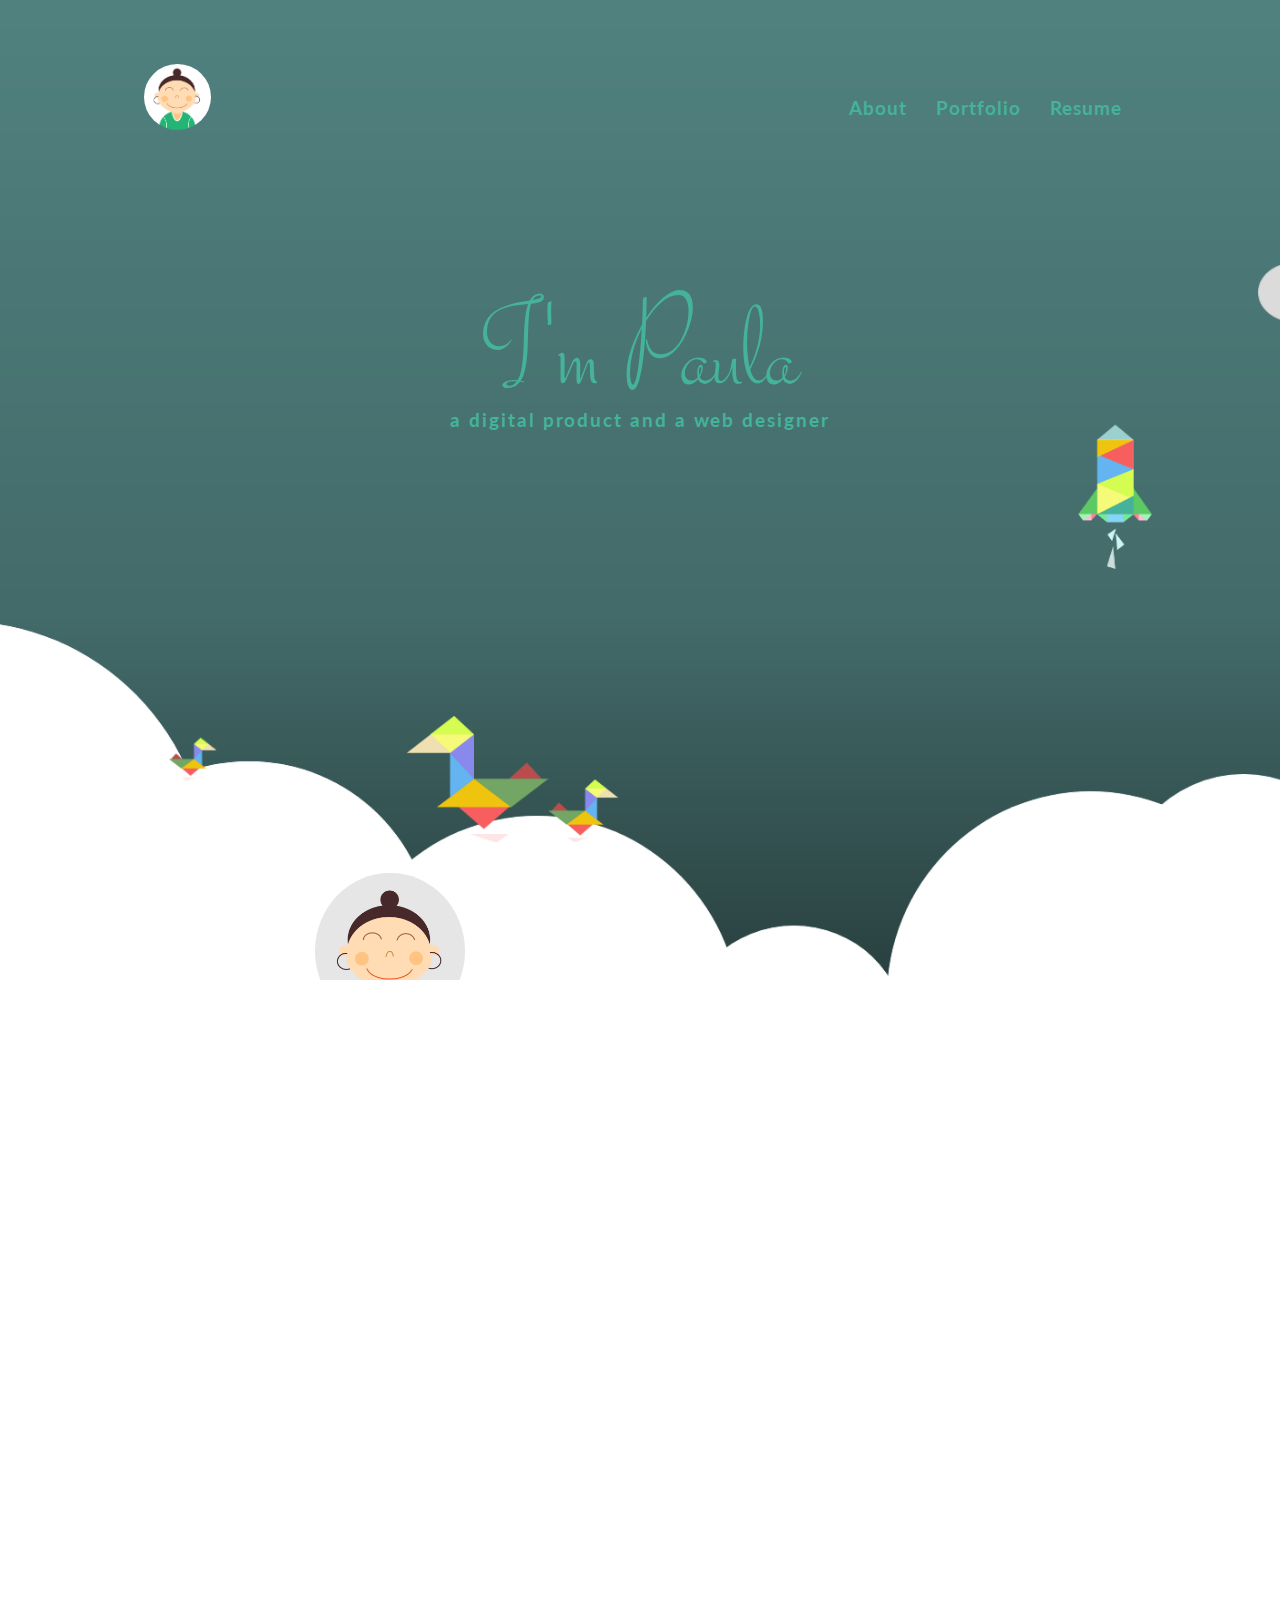
<file: index.html>
<!DOCTYPE html>
<html lang="en">
  <head>
    <meta charset="UTF-8" />
    <meta name="viewport" content="width=device-width, initial-scale=1.0" />
    <meta name=”description” content="Front End Developer and Web Designer, based in London, UK"> 
    <meta name=”keywords” content="Paula Darias, front end developer, CSS, HTML, JavaScript, UI, UX"> 
    <meta name="author" content="Paula Darias">
    <link
      href="https://fonts.googleapis.com/css2?family=Lato:wght@100;300&family=Stalemate&display=swap"
      rel="stylesheet"
    />
    <link rel="stylesheet" href="style.css" />
    <link rel="shortcut icon" href="images/paula_icon.ico" />
    <title>Paula Darias</title>
  </head>
  <body>
    <div class="site-hero">
      <div class="container container-nav">
        <a href="index.html"
          ><img src="images/paula_white.png" class="img-logo" class="logo"
        /></a>
        <nav>
          <ul class="nav-ul">
            <li><a class="link-nav" href="index.html">About</a></li>
            <li><a class="link-nav" href="portfolio.html">Portfolio</a></li>
            <!-- <li><a class="link-nav" href="ui.html">UI </a></li> -->
            <li><a class="link-nav" href="resume.html">Resume</a></li>
          </ul>
        </nav>
      </div>

      <div class="all">
        <div class="wrapper title">
          <h1>
            <span class="span1">I'm Paula</span></br>
            <span class="span2">a digital product and a web designer</span></br>
            <!-- <img src="images/bird-web.png"class="bird"></img>
            <img src="images/bird-web2.png"class="bird2"></img>
            <img src="images/rocket-web.png"class="rocket"></img> -->

          </h1>
        </div>


        <div class="description">
          <ul>
            <div class="left-description">
              <li class="first-paragraph">
                <img src="images/paula_grey.png" class="desc-img" />
                <h2>Hi.</h2>
                <p>I'm a junior product designer based in London and I am transitioning from development to UI/UX design. I am now studying at <a class="makers-link"href="https://trydesignlab.com/">Designlab</a> Academy and finished a Software Engineer Program last year at <a class="makers-link"href="https://makers.tech/">Makers</a> Academy.</p>
                <img src="images/dots.png" class="dots"></img>
              </li>
              <li class= "second-paragraph">
                <img src="images/me-coding.png" class="me-coding" />
                <h2>What I have done</h2>
                <p>For the past year I've been learning to code every day, but after a couple of internships I realised I was too creative to follow someone else's design. I'm now working on my own product design projects so I can update my website. </p>
                <img src="images/dots.png" class="dots"></img>
              </li>
          </div>
          <div class="right-description">
            <li class="third-paragraph">
              <img src="images/all-logos.png" class="all-logos" />
              <h2>What I have built</h2>
              <p>I've built several small Front-End and some Back-End applications that have helped me to constantly find ways to improve and challenge myself. Have a look at my <a class="portfolio-link" href="portfolio.html/">portfolio</a>, I'll update it soon.</p>
              <img src="images/dots.png" class="dots"></img>
            </li>
            <li class="fourth-paragraph">
              <img src="images/me-laptops.png" class="me-laptops" />
              <h2>What I'm doing now</h2>
              <p>I'm currently building digital products with different designing tools, making my own animations and using UI effects. </p>
              <img src="images/dots.png" class="dots"></img>
          </div>
                <img src="images/mail.svg" class="envelope"></img>
                <!-- <form  action="mailto:pauladarias@gmail.com" method="post" enctype="text/plain"> -->
                  <a class="contact-me-button" href="contact-form.html" >CONTACT ME</a>
                <!-- </form> -->
        </div>
      </div>

      <footer>
        <a class="link-footer" href="https://github.com/pauladarias"
          ><p class="link-footer">github</p></a
        >
        <a
          
          href="https://www.linkedin.com/in/paula-darias-a10317117/"
        >
          <p class="link-footer">linkedin</p></a
        >

        <p style="font-size: .8em;">© Copyright 2021</p>
      </footer>
    </div>

    <scrip src="index.js"></scrip>
  </body>
</html>
</file>
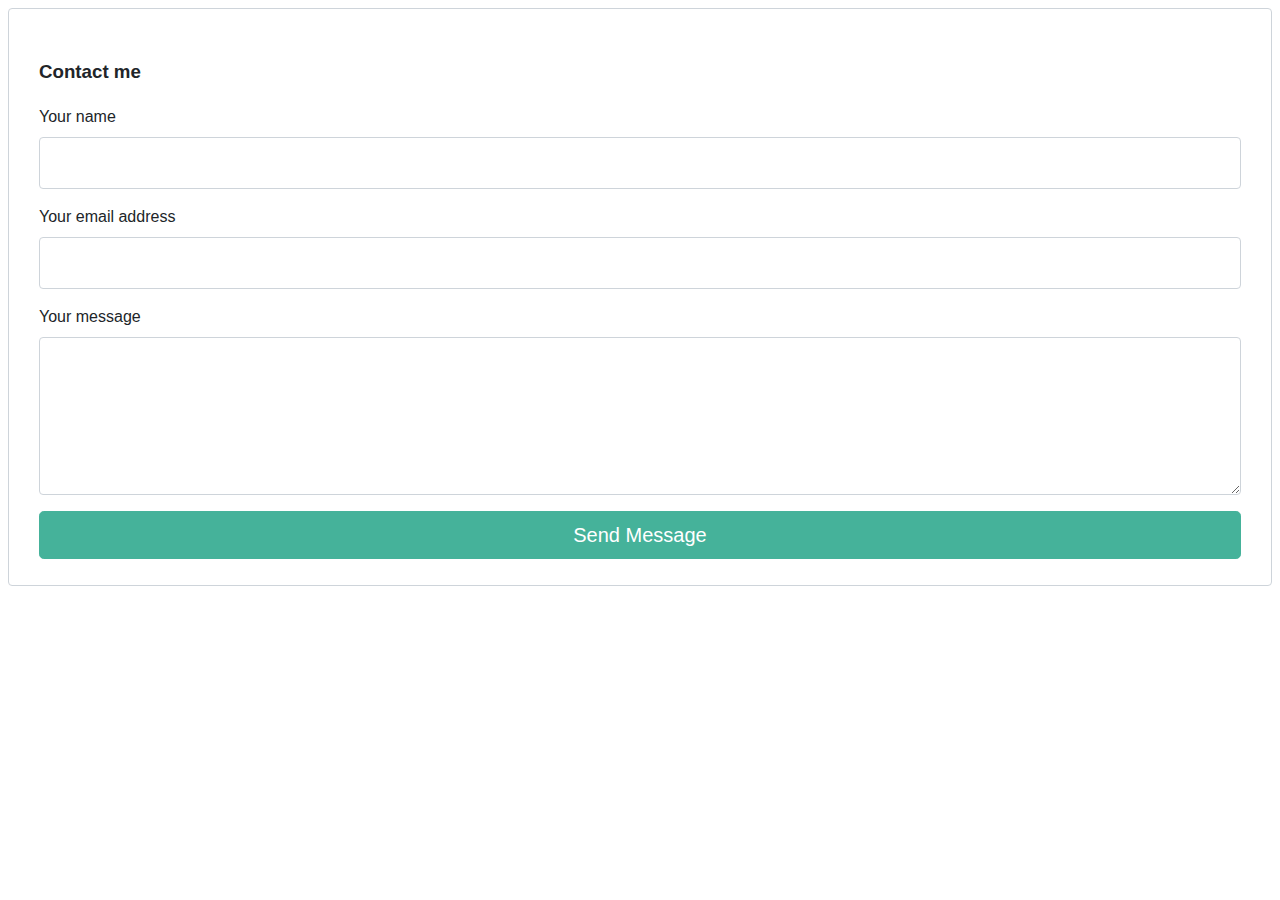
<file: contact-form.html>
<!DOCTYPE html>
<head>
    <meta charset="utf-8">
    <meta name="viewport" content="width=device-width, initial-scale=1, shrink-to-fit=no">
    <title>contact form</title>
</head>

<body>

<link href="contact-form.css" rel="stylesheet">

<div class="fcf-body">

    <div id="fcf-form">
    <h3 class="fcf-h3">Contact me</h3>

    <form id="fcf-form-id" class="fcf-form-class" method="post" data-netlify="true">
        
        <div class="fcf-form-group">
            <label for="Name" class="fcf-label">Your name</label>
            <div class="fcf-input-group">
                <input type="text" id="Name" name="Name" class="fcf-form-control" required>
            </div>
        </div>

        <div class="fcf-form-group">
            <label for="Email" class="fcf-label">Your email address</label>
            <div class="fcf-input-group">
                <input type="email" id="Email" name="Email" class="fcf-form-control" required>
            </div>
        </div>

        <div class="fcf-form-group">
            <label for="Message" class="fcf-label">Your message</label>
            <div class="fcf-input-group">
                <textarea id="Message" name="Message" class="fcf-form-control" rows="6" maxlength="3000" required></textarea>
            </div>
        </div>

        <div class="fcf-form-group">
            <button type="submit" id="fcf-button" class="fcf-btn fcf-btn-primary fcf-btn-lg fcf-btn-block">Send Message</button>
        </div>

    </form>
    </div>

</div>

</body>
</html>
</file>
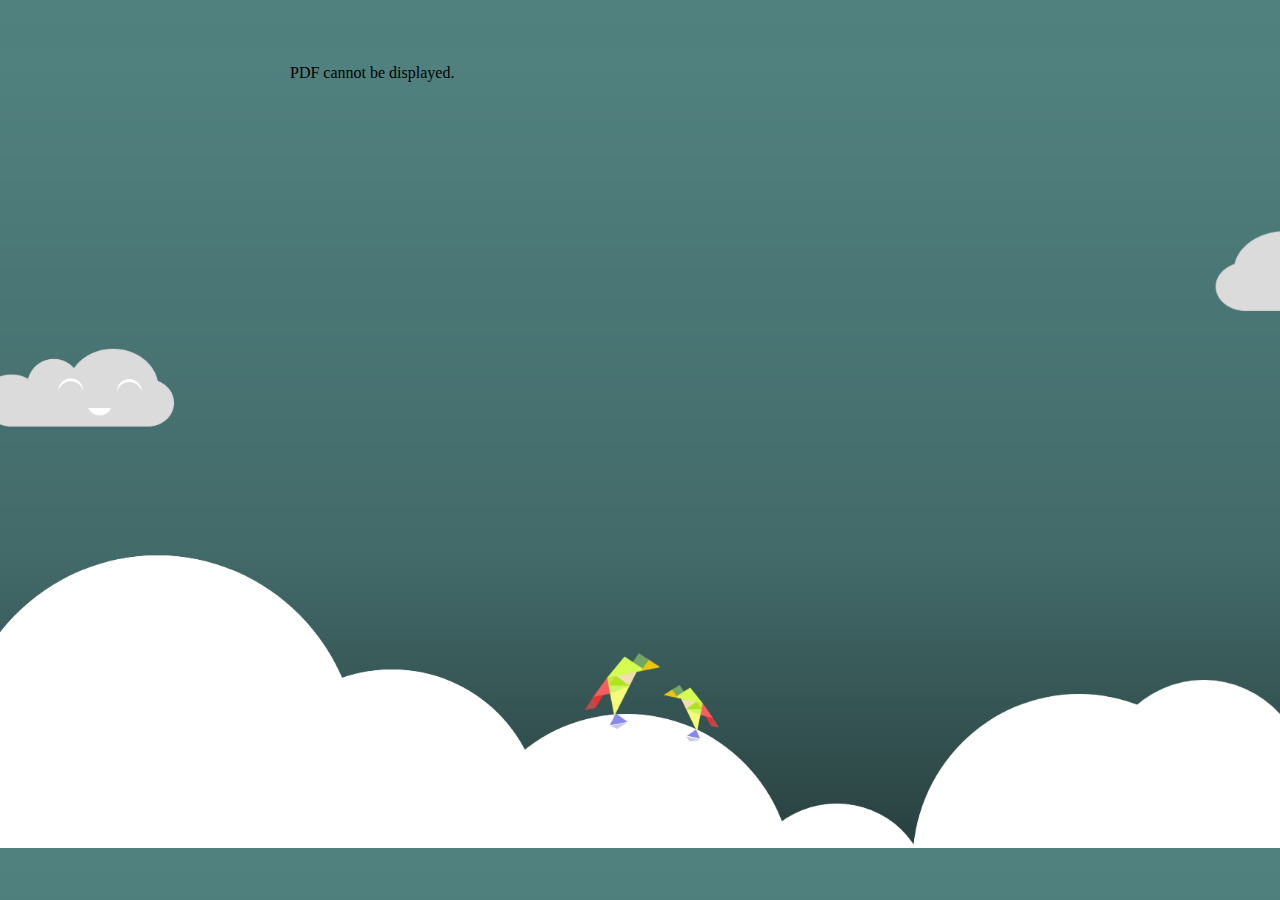
<file: notes.html>
<!DOCTYPE html>
<html lang="en">
  <head>
    <meta charset="UTF-8" />
    <meta name="viewport" content="width=device-width, initial-scale=1.0" />
    <link
      href="https://fonts.googleapis.com/css2?family=Lato:wght@100;300&family=Stalemate&display=swap"
      rel="stylesheet"
    />
    <link rel="stylesheet" href="notes.css" />

    <title>Resume</title>
  </head>
  <body>
    <!-- <embed
      src="https://drive.google.com/viewerng/
    viewer?embedded=true&url=http://example.com/the.pdf"
      width="500"
      height="375"
    /> -->
    <!-- <iframe
      src="http://docs.google.com/gview?url=http://example.com/mypdf.pdf&embedded=true"
      style="width: 718px; height: 700px"
      frameborder="0"
    ></iframe> -->
    <div class="container">
      <object
        width="700"
        height="800"
        type="application/pdf"
        data="images/Paula_Darias_Resume.pdf"
      >
        <p>PDF cannot be displayed.</p>
      </object>
    </div>
  </body>
</html>
</file>
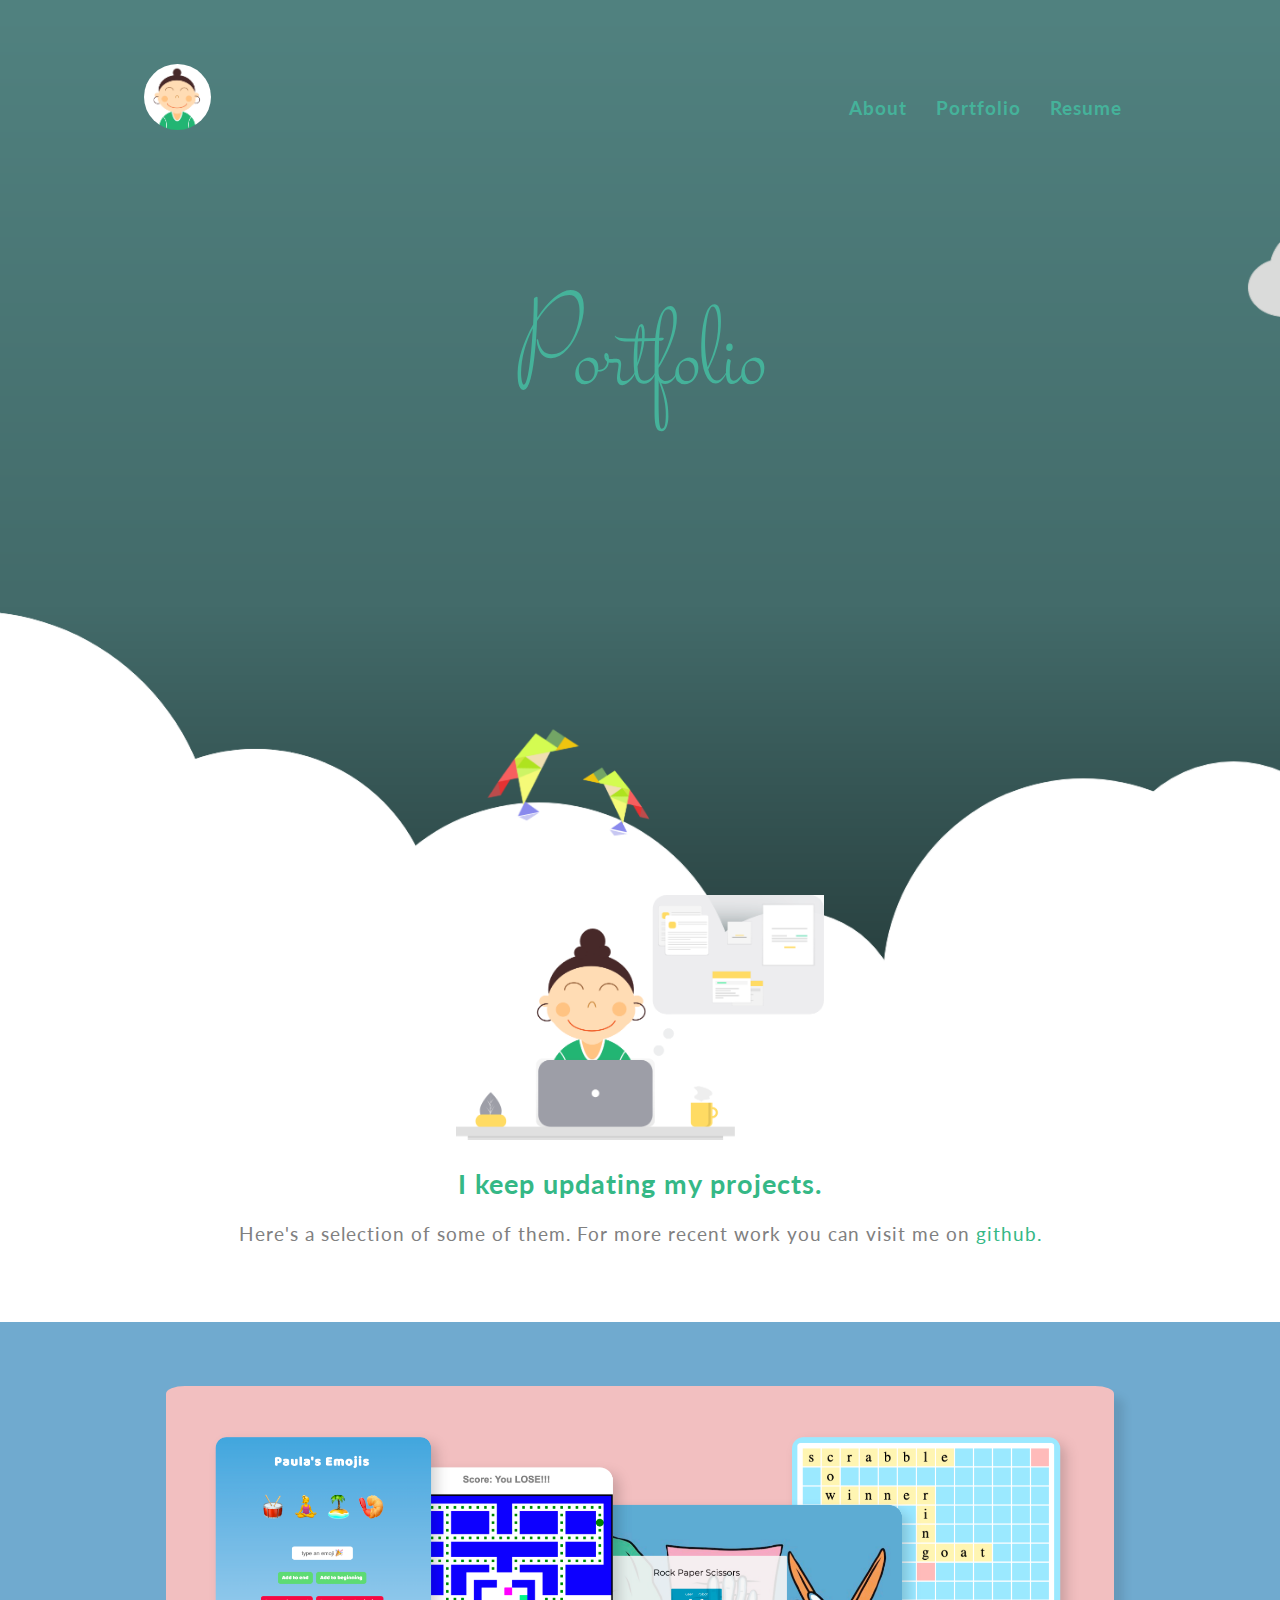
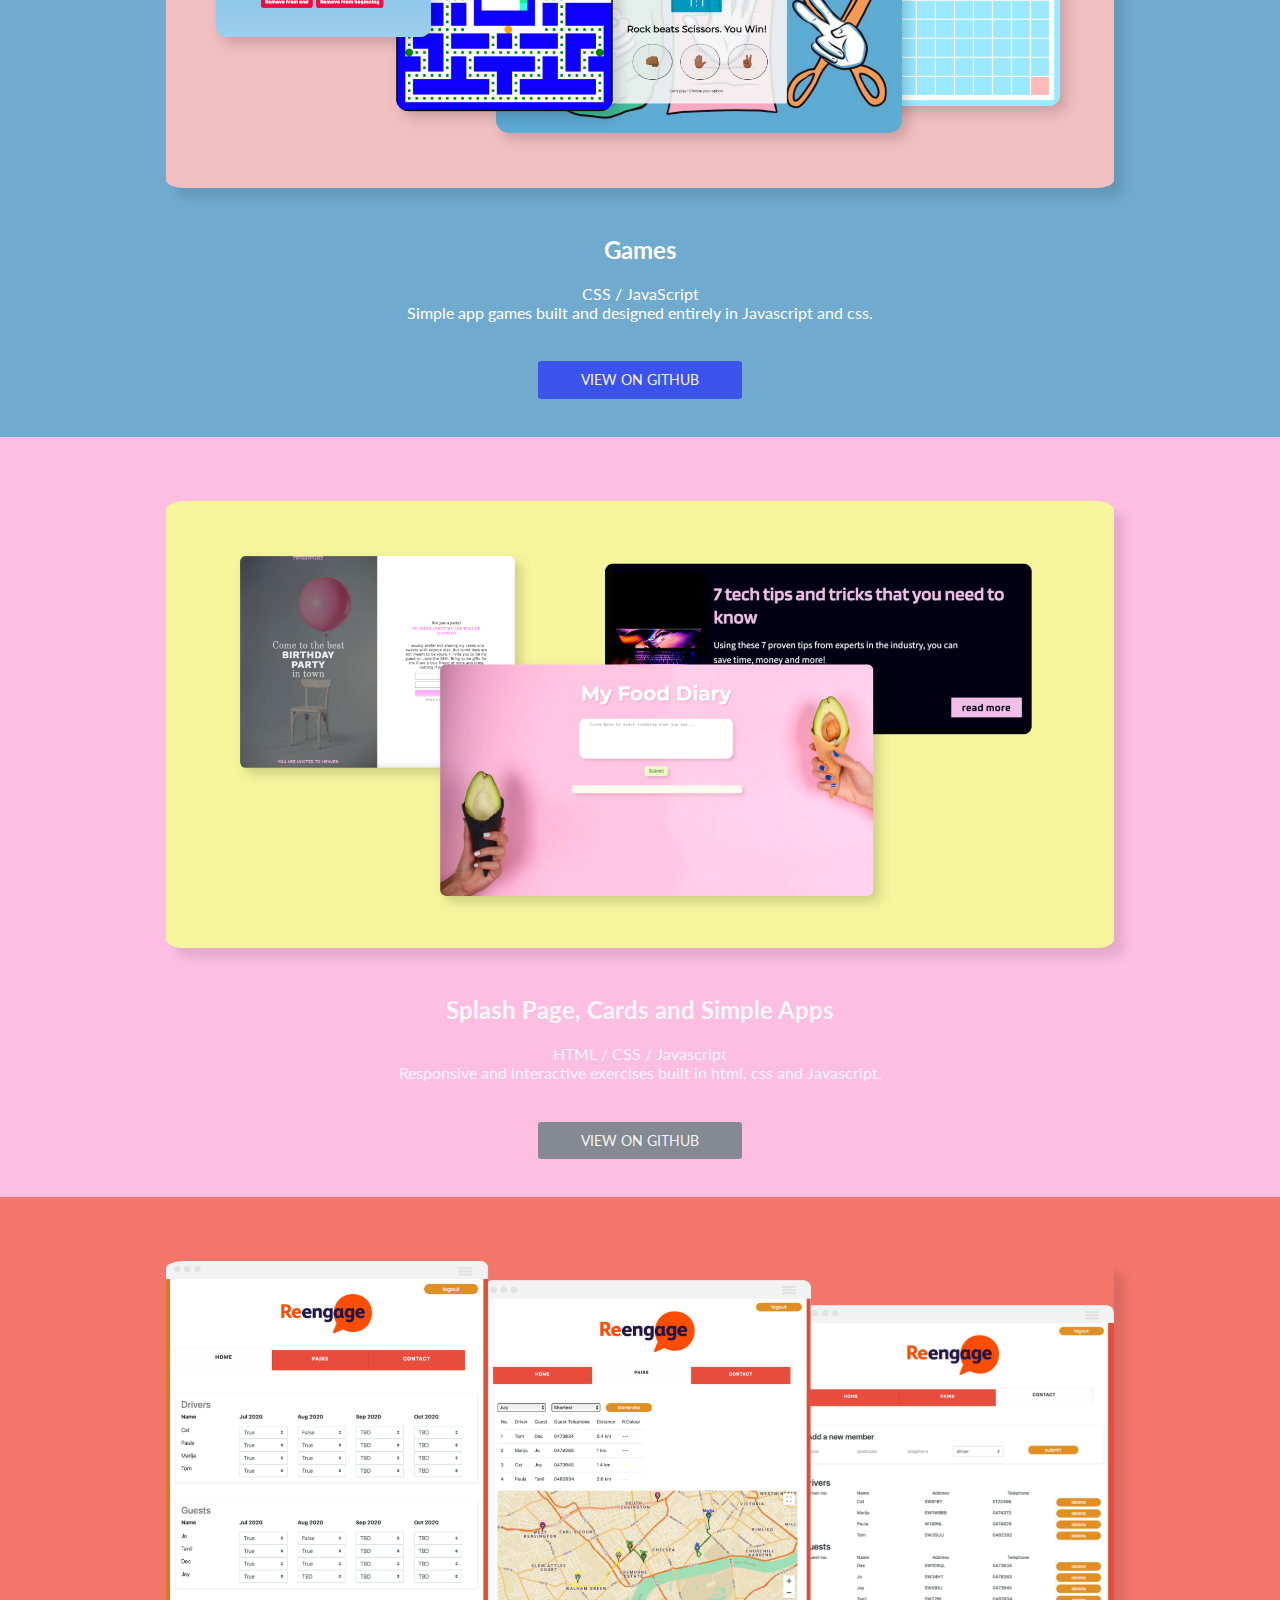
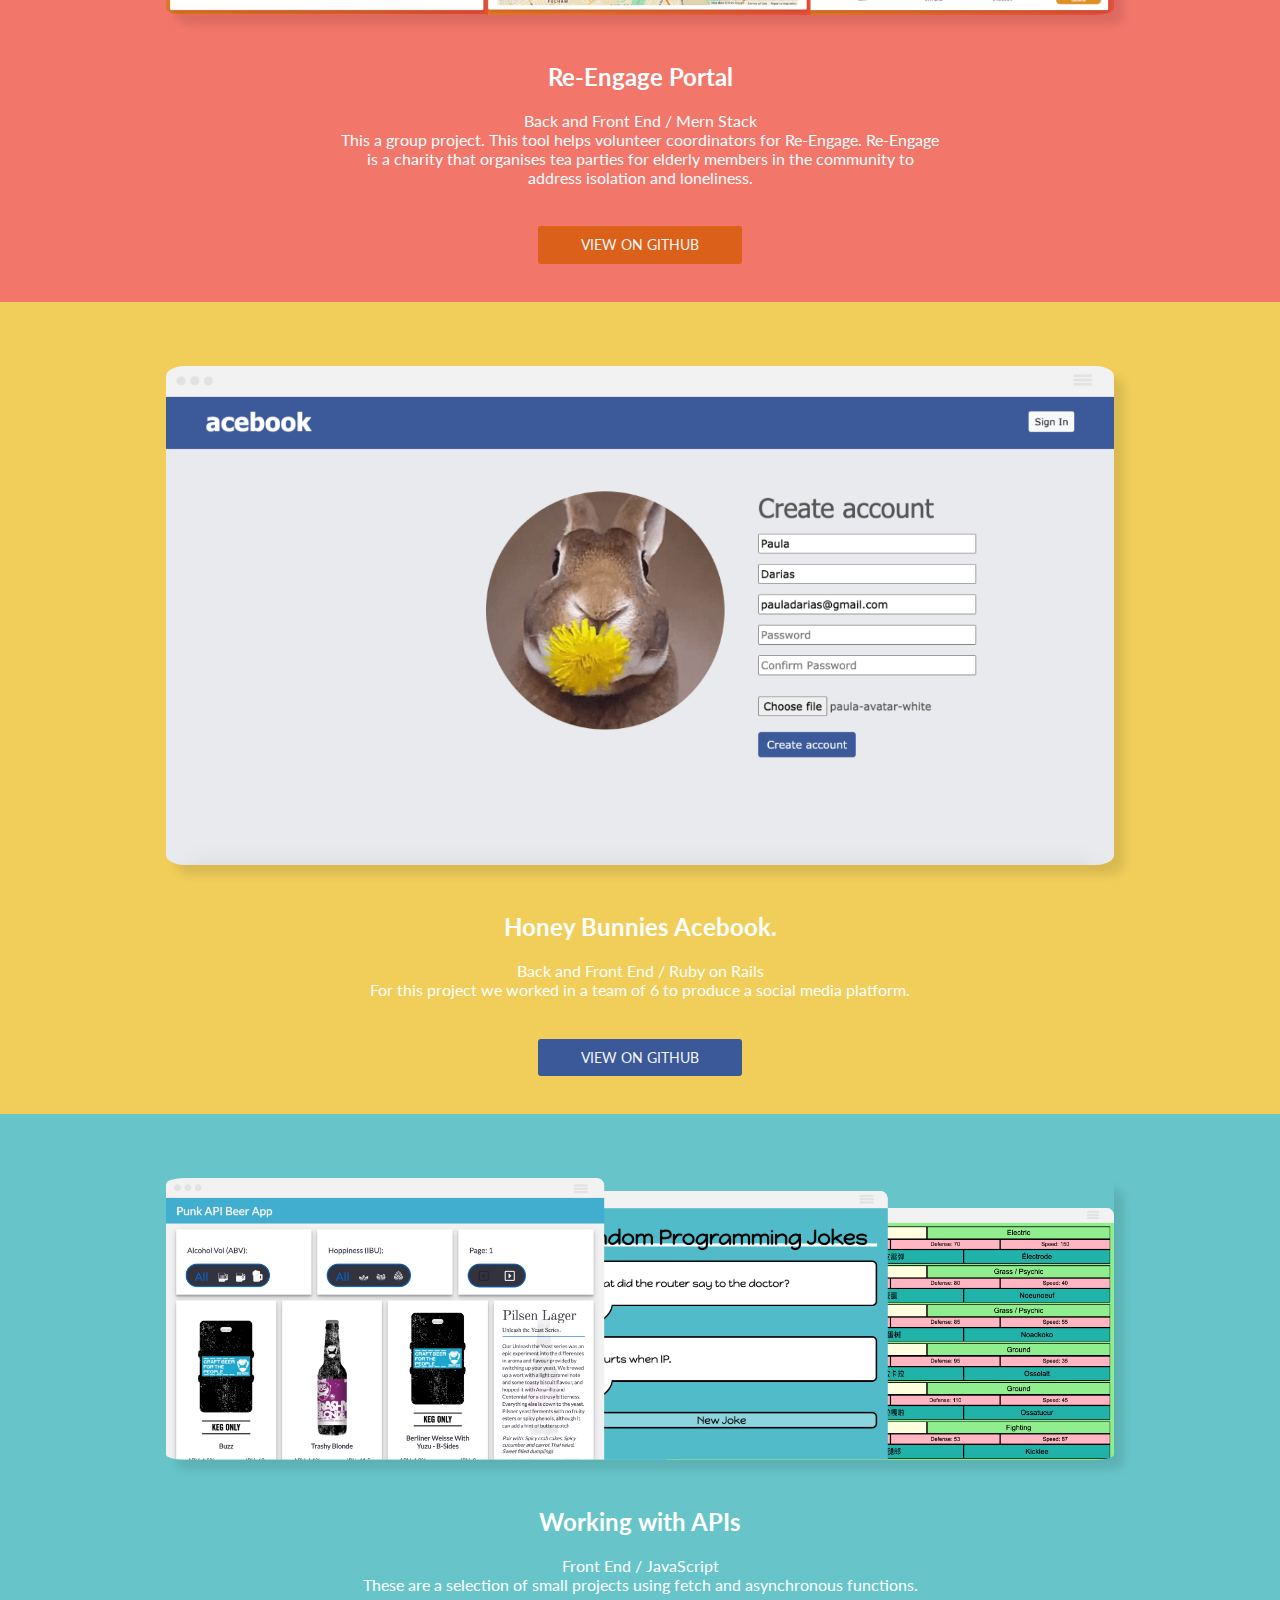
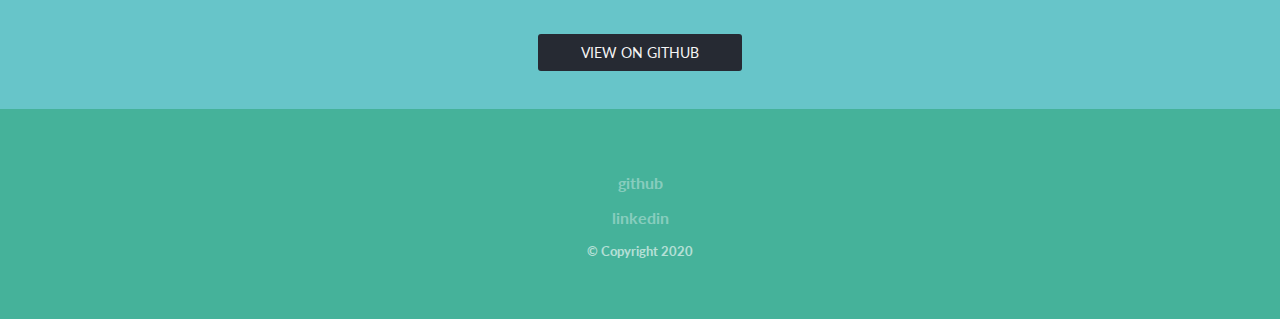
<file: portfolio.html>
<!DOCTYPE html>
<html lang="en">
  <head>
    <meta charset="UTF-8" />
    <meta name="viewport" content="width=device-width, initial-scale=1.0" />
    <link
    href="https://fonts.googleapis.com/css2?family=Lato:wght@100;300&family=Stalemate&display=swap"
    rel="stylesheet"
  />
  <link rel="stylesheet" href="portfolio.css" />
    <title>Portfolio</title>
  </head>
  <body>
    <div class="site-hero">
      <div class="container container-nav">
        <a href="index.html"
          ><img src="images/paula_white.png" class="img-logo" class="logo"
        /></a>
        <nav>
          <ul class="nav-ul">
            <li><a class="link-nav" href="index.html">About</a></li>
            <li><a class="link-nav" href="portfolio.html">Portfolio</a></li>
            <!-- <li><a class="link-nav" href="ui.html">UI </a></li> -->
            <li><a class="link-nav" href="notes.html">Resume</a></li>
          </ul>
        </nav>
      </div>

      <div class="all">
        <div class="wrapper title">
          <h1>
            <span class="span1">Portfolio </span>   
            <!-- <span class="span3">  FE  </span> -->
          </br>
            <!-- <img src="images/bird-web.png"class="bird"></img>
            <img src="images/bird-web2.png"class="bird2"></img>
            <img src="images/rocket-web.png"class="rocket"></img> -->

          </h1>
        </div>



        <div class="description">
          <ul>
            <li>
              <img class="me-laptops" src="images/me-working.png" />
              <h2 class="h2">I keep updating my projects.</h2>
              <p>Here's a selection of some of them. For more recent work you can visit me on <a class="git-portfolio-link" href="https://github.com/pauladarias">github.</a></p>
          </ul>
        </div>

        <div class="games">
          <img src="images/games.png" class="project1-img" />
          <h2>Games</h2>
          <subtitle>CSS / JavaScript</subtitle>
          <p>Simple app games built and designed entirely in Javascript and css.</p>
          <a href="https://github.com/pauladarias/pacman" class="view-on-github">VIEW ON GITHUB</a>
        </div>

        <div class="pink">
          <img src="images/cards_project.png" class="project1-img" />
          <h2>Splash Page, Cards and Simple Apps</h2>
          <subtitle>HTML / CSS / Javascript</subtitle>
          <p>Responsive and interactive exercises built in html, css and Javascript.
          </p>
          <a href="https://github.com/pauladarias/splash_page" class="view-on-github">VIEW ON GITHUB</a>
        </div>
        
        <div class="all-projects">
          <div class="blue">
            <img src="images/re-engage-all.png" class="project1-img" />
            <h2>Re-Engage Portal</h2>
            <subtitle>Back and Front End / Mern Stack</subtitle>
            <p>This a group project. This tool helps volunteer coordinators for Re-Engage. Re-Engage is a charity that organises tea parties for elderly members in the community to address isolation and loneliness.</p>
            <a href="https://github.com/pauladarias/Re-Engage" class="view-on-github">VIEW ON GITHUB</a>
          </div>

          <div class="red">
            <img src="images/acebookOk.png" class="project1-img" />
            <h2>Honey Bunnies Acebook.</h2>
            <subtitle>Back and Front End / Ruby on Rails</subtitle>
            <p>For this project we worked in a team of 6 to produce a social media platform.</p>
            <a href="https://github.com/cmb84scd/acebook-HoneyBunnies" class="view-on-github">VIEW ON GITHUB</a>
          </div>

          <div class="purple">
            <img src="images/apis-all.png" class="project1-img" />
            <h2>Working with APIs</h2>
            <subtitle>Front End / JavaScript</subtitle>
            <p>These are a selection of small projects using fetch and asynchronous functions.
            </p>
            <a href="https://github.com/pauladarias/punk_ipa" class="view-on-github">VIEW ON GITHUB</a>

          </div>

          <!-- <div class="blue">
            <img src="images/pacman.png" class="project1-img" />
            <h2>Pac-man game</h2>
            <subtitle>Back and Front End / Mern Stack</subtitle>
            <p>This a simplified version of pac-man using Javacript, CSS and HTML.</p>
            <a href="https://github.com/pauladarias/Re-Engage" class="view-on-github">VIEW ON GITHUB</a>
          </div> -->


        </div>

      
          <footer>
            <a class="link-footer" href="https://github.com/pauladarias"
              ><p class="link-footer">github</p></a
            >
            <a
              
              href="https://www.linkedin.com/in/paula-darias-a10317117/"
            >
              <p class="link-footer">linkedin</p></a
            >
    
            <p style="font-size: .8em;">© Copyright 2020</p>
          </footer>
        





  
      

    </div>

  </body>
</html>
</file>
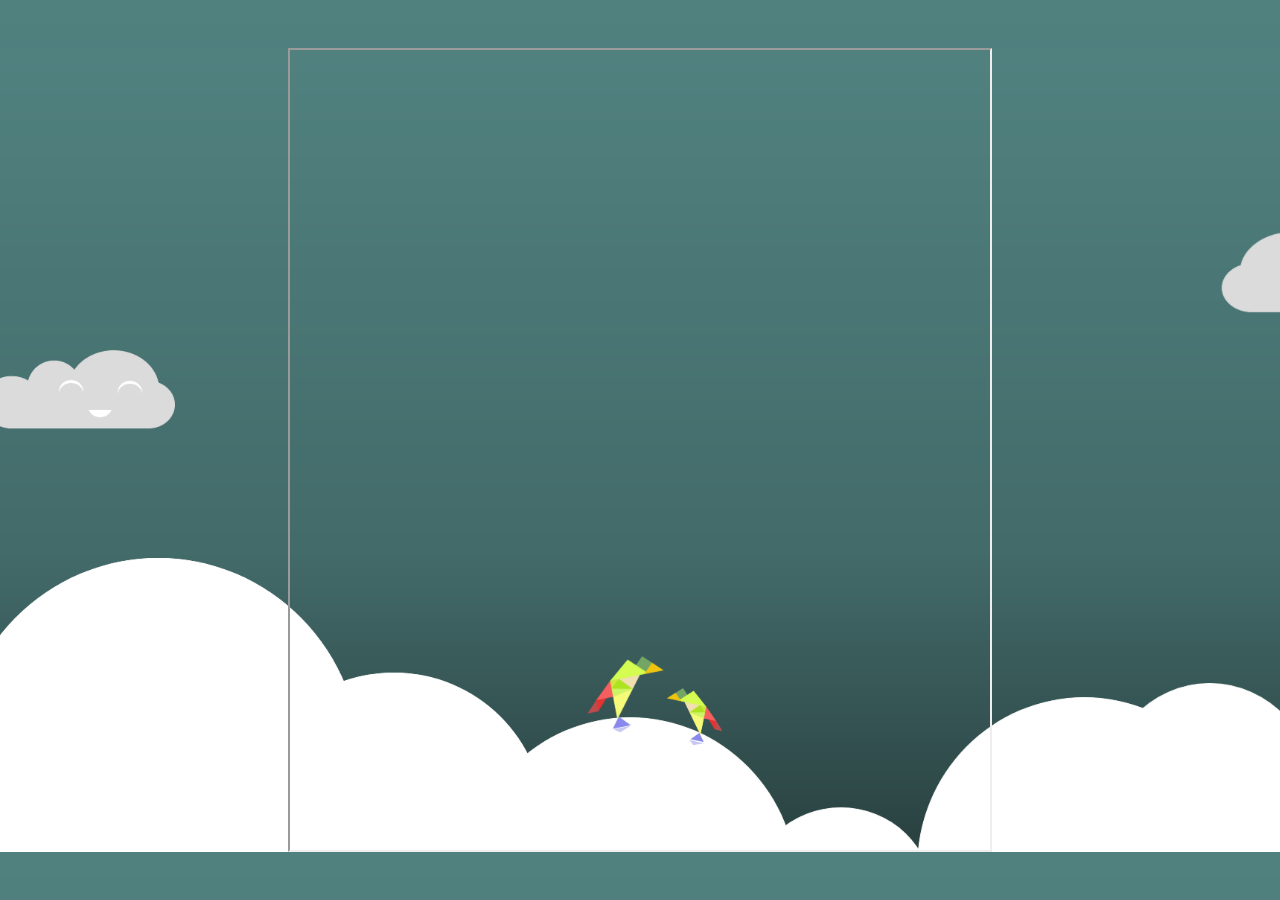
<file: resume.html>
<!DOCTYPE html>
<html lang="en">
  <head>
    <meta charset="UTF-8" />
    <meta name="viewport" content="width=device-width, initial-scale=1.0" />
    <link
      href="https://fonts.googleapis.com/css2?family=Lato:wght@100;300&family=Stalemate&display=swap"
      rel="stylesheet"
    />
    <link rel="stylesheet" href="resume.css" />

    <title>Resume</title>
  </head>
  <body>
    <!-- <embed
      src="https://drive.google.com/viewerng/
    viewer?embedded=true&url=http://example.com/the.pdf"
      width="500"
      height="375"
    /> -->
     <!-- <iframe
      src="images/Paula_Darias_Resume.pdf"
      style="width: 718px; height: 700px"
      frameborder="0"
    ></iframe> -->


    <div class="container">
      <iframe
        width="700"
        height="800"
        type="application/pdf"
        data="images/Paula_Darias_Resume.pdf"
        src="images/Paula_Darias_Resume.pdf"
      >
        <p>PDF cannot be displayed.</p>
      </iframe>
    </div>


  </body>
</html>
</file>
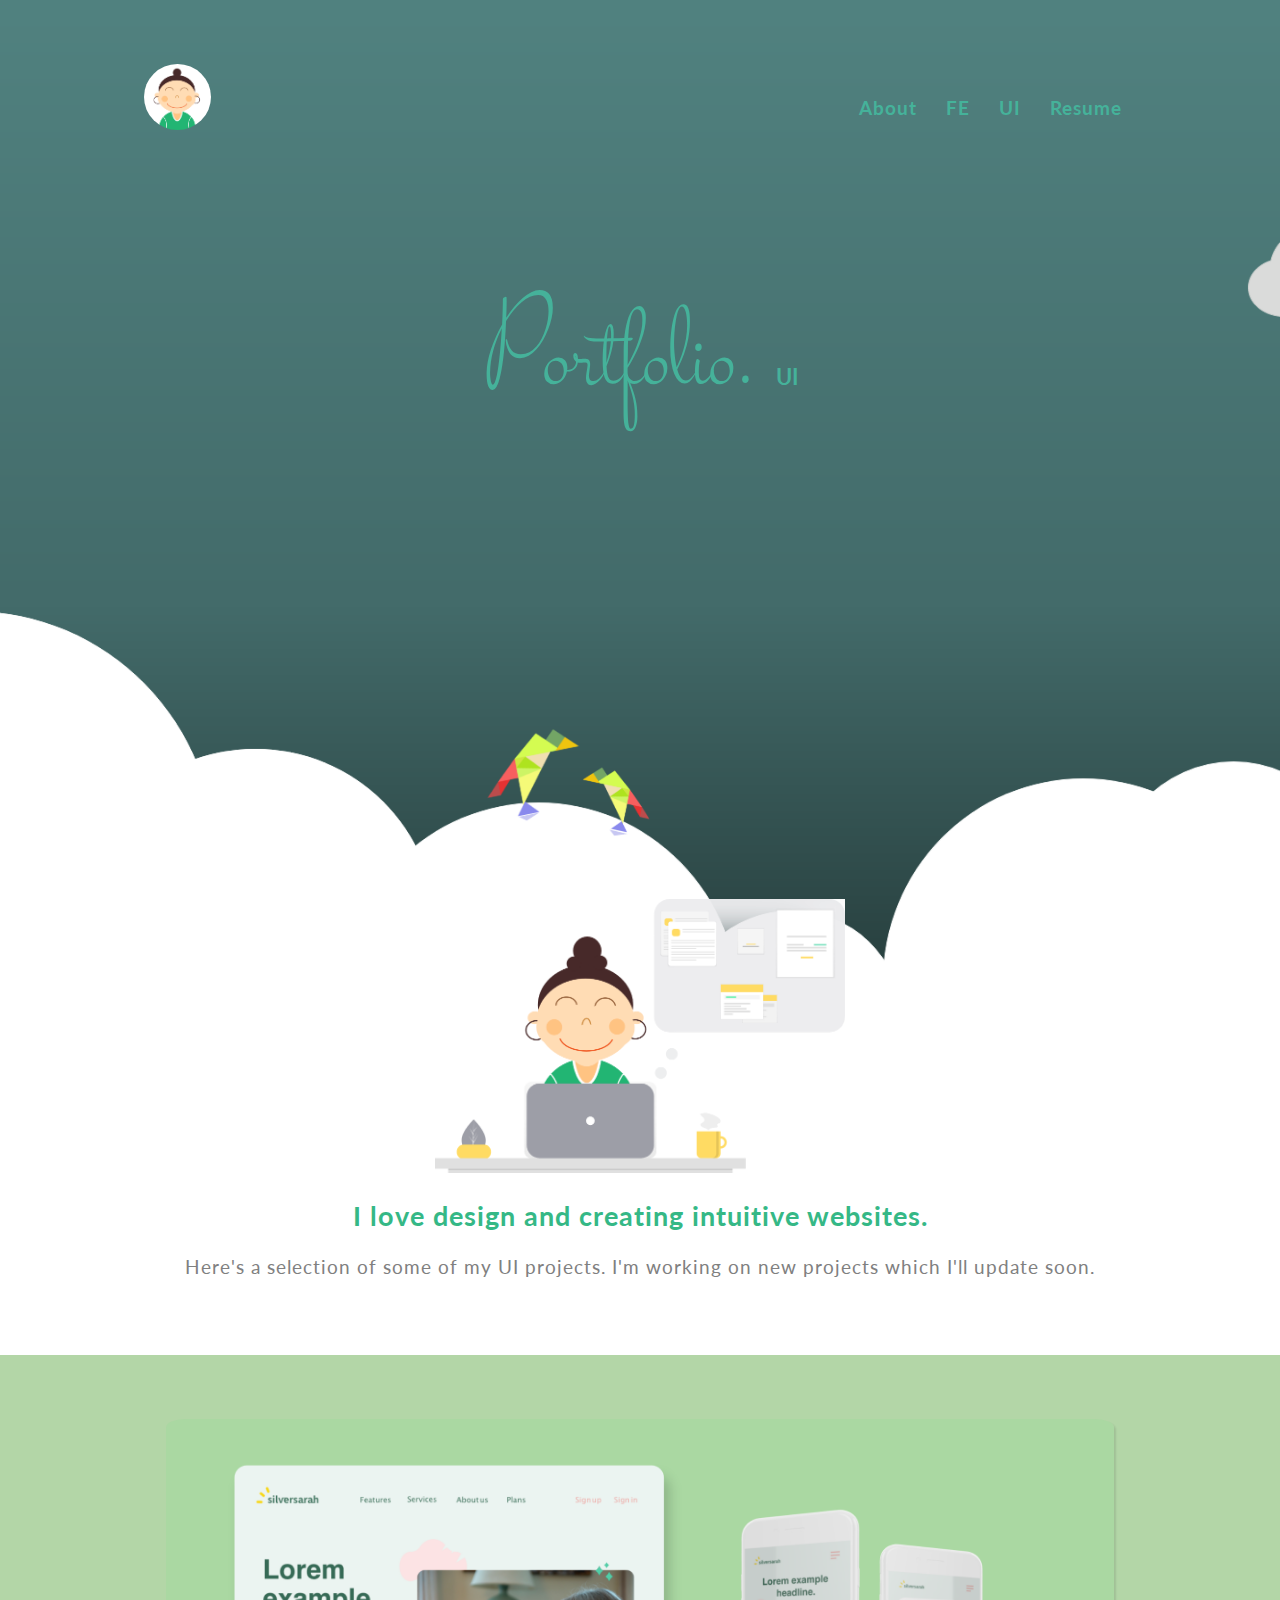
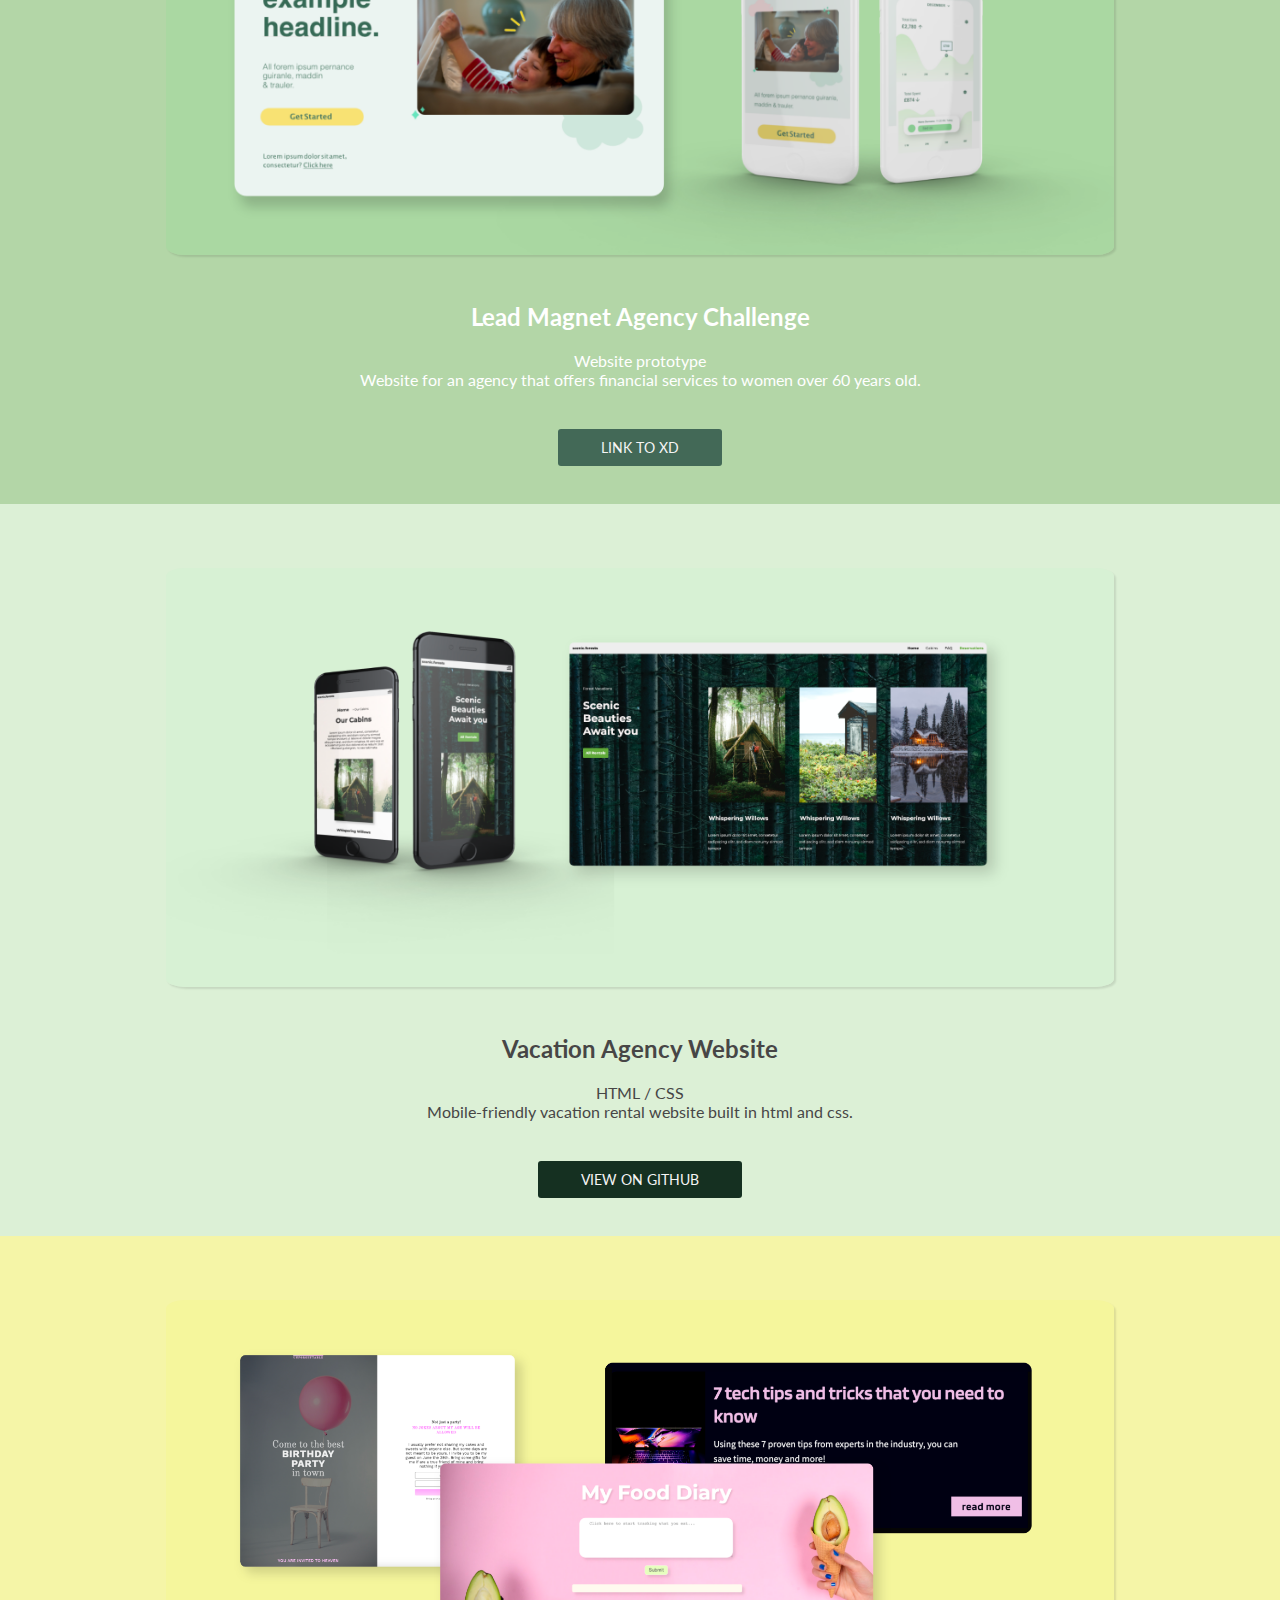
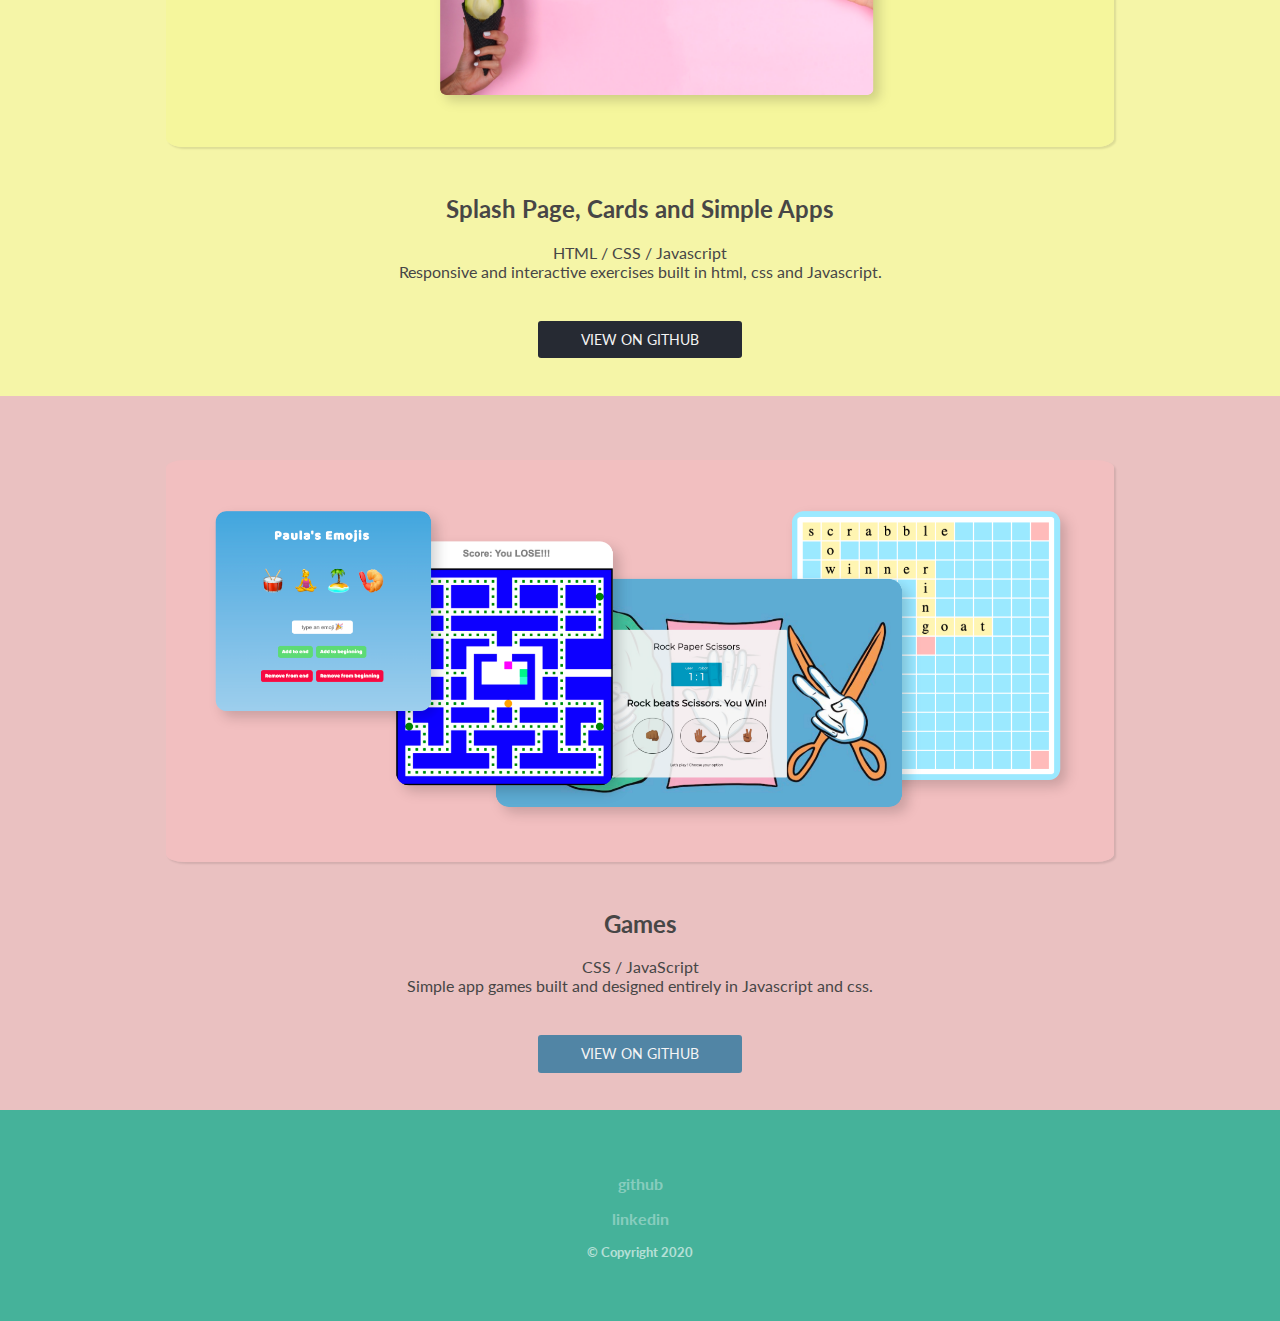
<file: ui.html>
<!DOCTYPE html>
<html lang="en">
  <head>
    <meta charset="UTF-8" />
    <meta name="viewport" content="width=device-width, initial-scale=1.0" />
    <link
    href="https://fonts.googleapis.com/css2?family=Lato:wght@100;300&family=Stalemate&display=swap"
    rel="stylesheet"
  />
  <link rel="stylesheet" href="ui.css" />
    <title>Portfolio</title>
  </head>
  <body>
    <div class="site-hero">
      <div class="container container-nav">
        <a href="index.html"
          ><img src="images/paula_white.png" class="img-logo" class="logo"
        /></a>
        <nav>
          <ul class="nav-ul">
            <li><a class="link-nav" href="index.html">About</a></li>
            <li><a class="link-nav" href="portfolio.html">FE</a></li>
            <li><a class="link-nav" href="ui.html">UI </a></li>
            <li><a class="link-nav" href="notes.html">Resume</a></li>
          </ul>
        </nav>
      </div>

      <div class="all">
        <div class="wrapper title">
          <h1>
            <span class="span1">Portfolio. </span>   <span class="span3">  UI  </span></br>
            <!-- <img src="images/bird-web.png"class="bird"></img>
            <img src="images/bird-web2.png"class="bird2"></img>
            <img src="images/rocket-web.png"class="rocket"></img> -->

          </h1>
        </div>



        <div class="description">
          <ul>
            <li>
              <img class="me-laptops" src="images/me-working.png" />
              <h2 class="h2">I love design and creating intuitive websites.</h2>
              <p>Here's a selection of some of my UI projects. I'm working on new projects which I'll update soon.</p>
          </ul>
        </div>


        <div class="all-projects">
          <div class="blue">
            <img src="images/leadmagnet_project.png" class="project1-img" />
            <h2>Lead Magnet Agency Challenge</h2>
            <subtitle>Website prototype</subtitle>
            <p>Website for an agency that offers financial services to women over 60 years old.</p>
            <a href="" class="view-on-github">LINK TO XD</a>
          </div>

          <div class="forest">
            <img src="images/forest_project.png" class="project1-img forest-img" />
            <h2>Vacation Agency Website</h2>
            <subtitle>HTML / CSS</subtitle>
            <p>Mobile-friendly vacation rental website built in html and css.</p>
            <a href="https://github.com/pauladarias/vacation_site" class="view-on-github">VIEW ON GITHUB</a>
          </div>

          <div class="purple">
            <img src="images/cards_project.png" class="project1-img" />
            <h2>Splash Page, Cards and Simple Apps</h2>
            <subtitle>HTML / CSS / Javascript</subtitle>
            <p>Responsive and interactive exercises built in html, css and Javascript.
            </p>
            <a href="https://github.com/pauladarias/splash_page" class="view-on-github">VIEW ON GITHUB</a>
          </div>

          <div class="games">
            <img src="images/games.png" class="project1-img" />
            <h2>Games</h2>
            <subtitle>CSS / JavaScript</subtitle>
            <p>Simple app games built and designed entirely in Javascript and css.</p>
            <a href="https://github.com/pauladarias/pacman" class="view-on-github">VIEW ON GITHUB</a>
          </div>

          <!-- <div class="blue">
            <img src="images/pacman.png" class="project1-img" />
            <h2>Pac-man game</h2>
            <subtitle>Back and Front End / Mern Stack</subtitle>
            <p>This a simplified version of pac-man using Javacript, CSS and HTML.</p>
            <a href="https://github.com/pauladarias/Re-Engage" class="view-on-github">VIEW ON GITHUB</a>
          </div> -->


        </div>

      
          <footer>
            <a class="link-footer" href="https://github.com/pauladarias"
              ><p class="link-footer">github</p></a
            >
            <a
              
              href="https://www.linkedin.com/in/paula-darias-a10317117/"
            >
              <p class="link-footer">linkedin</p></a
            >
    
            <p style="font-size: .8em;">© Copyright 2020</p>
          </footer>
        





  
      

    </div>

  </body>
</html>
</file>
<file: style.css>
html,
body {
  margin: 0;
  padding: 0;
  overflow-x: hidden;
}

body {
  background: white;
  font-family: "Lato", sans-serif;
}

.site-hero {
  max-height: 100vh;
  background-image: url(../images/bg-green-plus-objects.png);
  background-size: cover;
  background-position: center center;
  animation: fade-in 0.5s ease-in-out;
  animation-fill-mode: both;
}

@keyframes fade-in {
  from {
    opacity: 40%;
  }
  to {
    opacity: 100%;
  }
}

.container-nav {
  background: 0;
  min-height: 100px;
  max-height: 120px;
  margin: 0;
  display: flex;
  flex-direction: row;
}
ul {
  list-style: none;
  text-decoration: none;
  padding: 0;
  margin: 0;
}

.nav-ul {
  display: flex;
  flex-direction: row;
  justify-content: space-between;
  flex-wrap: nowrap;
  max-width: 50%;
  margin: 1em;
  align-items: right;
  margin-top: 4em;
  margin-left: 0.5em;
}

.link-nav {
  text-decoration: none;
  color: #45b29a;
  font-size: 1rem;
  font-weight: bold;
  margin: 0.75em;
  letter-spacing: 1px;
}

.link-nav:hover,
.link-nav:focus {
  color: #8cd0f5;
}
.container-nav a img {
  max-width: 45%;
  max-height: 45%;
  border-radius: 50%;
  margin: 3.5em 2em;
  cursor: pointer;
}

.all {
  display: flex;
  flex-direction: column;
  align-items: center;
  text-align: center;
}
.description {
  margin-top: 20em;
  padding-top: 9em;
  color: grey;
}
h1,
h1 + .span2 {
  color: #45b29a;
  padding-top: 2em;

  text-align: center;
  line-height: 1.3em;
  margin-top: 3em;
  animation: fade-in 1s ease-in-out 0.7s;
  animation-fill-mode: both;
}
.span1 {
  font-family: Stalemate;
  font-size: 3.4em;
  margin-bottom: 0;
  padding-bottom: 0;
  font-weight: normal;
}

.span2 {
  font-family: "Lato", sans-serif;
  font-size: 0.6em;
  margin-top: 0;
  padding-top: 0;
  letter-spacing: 0.1em;
  text-align: center;
  line-height: 0.3em;
  bottom: 0;
}

.span3 {
  font-size: 1em;
}

.bird {
  max-width: 20%;
  max-height: 20%;
  margin-top: 1.25em;
}

.bird2 {
  max-width: 10%;
  max-height: 10%;
}
.rocket {
  max-width: 10%;
  max-height: 10%;
  margin-left: 4em;
  animation: fade-in 1s ease-out 3s;
  animation-fill-mode: both;
}

.description ul li {
  max-width: 500px;
  margin-bottom: 3em;
}

.description ul li .desc-img {
  max-width: 30%;
  max-height: 30%;
  border-radius: 50%;
  margin-bottom: 0;
  padding-top: 0;
}

.description {
  margin-top: 10em;
}

.me-coding {
  margin-top: 0;
  max-width: 30%;
}

.description ul li h2 {
  color: #35b886;
  font-size: 1.7rem;
  margin-top: 0.5em;
  margin-bottom: 0;
  padding: 0 3em;
  letter-spacing: 1px;
}

.description ul li p {
  padding: 0.3em 3em;
  /* line-height: 1.3em; */
  font-size: 1.2em;
  letter-spacing: 1px;
  margin-top: 0;
  margin-bottom: 0;
}

.makers-link {
  text-decoration: none;
  color: #35b886;
  cursor: pointer;
}

.makers-link:hover,
.portfolio-link:hover {
  color: #1ca3ec;
}

.dots {
  max-width: 20%;
  margin-top: 3em;
  margin-bottom: 0;
}

.me-laptops,
.all-logos {
  border-radius: none;
  max-width: 35%;
  margin-bottom: 1.2em;
}

.portfolio-link {
  text-decoration: none;
  color: #35b886;
  cursor: pointer;
}

.envelope {
  position: relative;
  display: flex;
  flex-direction: column;
  opacity: 0.1;
  max-width: 20%;
  margin: 0 auto;
  margin-bottom: 0.5em;
}

/* .contact-me-button a {
  background-color: #45b29a;
  border-color: #45b29a;
  border: none;
  border-style: none;
  border-radius: none;
  color: rgb(233, 233, 233);
  margin: 0 6em;
  padding: 0.5em 0.5em;
  font-size: 1em;
  font-weight: bold;
  text-decoration: none;
  letter-spacing: 1px;
  cursor: pointer;
  transform: scale(1);
  transition: transform 350ms;
  padding: 0.5em 3em;
} */

.contact-me-button {
  background-color: #45b29a;
  border-color: #45b29a;
  border: none;
  padding: 0.5em 3em;
  text-decoration: none;
  color: white;
  letter-spacing: 1px;
  border-radius: 2px;
  transform: scale(1);
  transition: transform 350ms;
}

.contact-me-button a {
  text-decoration: none;
  color: white;
}

.contact-me-button:hover {
  transform: scale(1.1);
  background-color: #33806e;
}

footer {
  background: #45b29a;
  color: white;
  text-align: center;
  font-size: 1.2em;
  padding: 3em 0;
  margin-top: 2em;
}

footer * {
  text-decoration: none;
  color: white;
  font-weight: bold;
  opacity: 0.6;
}

.link-footer {
  transform: scale(1);
  transition: transform 250ms;
}

.link-footer:hover,
.link-footer:focus {
  color: #8cd0f5;

  transform: scale(1.1);
}

@media (min-width: 600px) {
  body {
    display: flex;
  }
  .nav-ul {
    /* margin-right: 9em; */
    margin: 6em 9em;
  }

  .link-nav {
    font-size: 1.2em;
  }
  h1,
  h1 + .span2 .link-nav {
    margin-top: 5em;
  }

  .container-nav a img {
    margin: 4em 9em;
    max-width: 55%;
    max-height: 55%;
  }
  .description {
    margin-top: 20em;
  }
  .contact-me-button {
    margin: 0 20em;
  }

  .contact-me-button {
    background-color: #45b29a;
    border-color: #45b29a;
    border: none;
    padding: 0.5em 3em;
  }

  .contact-me-button a {
    text-decoration: none;
    color: white;
    letter-spacing: 1px;
    border-radius: 10px;
  }
}

@media (min-width: 900px) {
  body {
    display: flex;
  }

  .site-hero {
    max-height: 100vh;
    padding-bottom: 5em;
  }
  .description {
    margin-top: 17em;
  }

  .left-description,
  .right-description {
    display: flex;
    flex-direction: row;
  }

  .second-paragraph,
  .fourth-paragraph {
    margin-top: 8em;
  }
  .span1 {
    font-size: 4em;
  }
  .cta-contact {
    margin-left: 19.5em;
  }
  .envelope {
    max-width: 10%;
  }

  .container-nav a img {
    margin: 4em 9em;
  }

  .span1 {
    padding-top: 8em;
  }
}
</file>
<file: contact-form.css>
#fcf-form {
  display: block;
}

.fcf-body {
  margin: 0;
  font-family: "Lato", sans-serif;
  font-size: 1rem;
  font-weight: 400;
  line-height: 1.5;
  color: #212529;
  text-align: left;
  background-color: #fff;
  padding: 30px;
  padding-bottom: 10px;
  border: 1px solid #ced4da;
  border-radius: 0.25rem;
  max-width: 100%;
}

.fcf-form-group {
  margin-bottom: 1rem;
}

.fcf-input-group {
  position: relative;
  display: -ms-flexbox;
  display: flex;
  -ms-flex-wrap: wrap;
  flex-wrap: wrap;
  -ms-flex-align: stretch;
  align-items: stretch;
  width: 100%;
}

.fcf-form-control {
  display: block;
  width: 100%;
  height: calc(1.5em + 0.75rem + 2px);
  padding: 0.375rem 0.75rem;
  font-size: 1rem;
  font-weight: 400;
  line-height: 1.5;
  color: #495057;
  background-color: #fff;
  background-clip: padding-box;
  border: 1px solid #ced4da;
  outline: none;
  border-radius: 0.25rem;
  transition: border-color 0.15s ease-in-out, box-shadow 0.15s ease-in-out;
}

.fcf-form-control:focus {
  border: 1px solid #313131;
}

select.fcf-form-control[size],
select.fcf-form-control[multiple] {
  height: auto;
}

textarea.fcf-form-control {
  font-family: -apple-system, Arial, sans-serif;
  height: auto;
}

label.fcf-label {
  display: inline-block;
  margin-bottom: 0.5rem;
}

.fcf-btn {
  display: inline-block;
  font-weight: 400;
  color: #212529;
  text-align: center;
  vertical-align: middle;
  cursor: pointer;
  -webkit-user-select: none;
  -moz-user-select: none;
  -ms-user-select: none;
  user-select: none;
  background-color: transparent;
  border: 1px solid transparent;
  padding: 0.375rem 0.75rem;
  font-size: 1rem;
  line-height: 1.5;
  border-radius: 0.25rem;
  transition: color 0.15s ease-in-out, background-color 0.15s ease-in-out,
    border-color 0.15s ease-in-out, box-shadow 0.15s ease-in-out;
}

@media (prefers-reduced-motion: reduce) {
  .fcf-btn {
    transition: none;
  }
}

.fcf-btn:hover {
  color: #212529;
  text-decoration: none;
}

.fcf-btn:focus,
.fcf-btn.focus {
  outline: 0;
  box-shadow: 0 0 0 0.2rem #378e7b;
}

.fcf-btn-primary {
  color: #fff;
  background-color: #45b29a;
  border-color: #45b29a;
}

.fcf-btn-primary:hover {
  color: #fff;
  background-color: #378e7b;
  border-color: #378e7b;
}

.fcf-btn-primary:focus,
.fcf-btn-primary.focus {
  color: #fff;
  background-color: #378e7b;
  border-color: #378e7b;
  box-shadow: 0 0 0 0.2rem #378e7b;
}

.fcf-btn-lg,
.fcf-btn-group-lg > .fcf-btn {
  padding: 0.5rem 1rem;
  font-size: 1.25rem;
  line-height: 1.5;
  border-radius: 0.3rem;
}

.fcf-btn-block {
  display: block;
  width: 100%;
}

.fcf-btn-block + .fcf-btn-block {
  margin-top: 0.5rem;
}

input[type="submit"].fcf-btn-block,
input[type="reset"].fcf-btn-block,
input[type="button"].fcf-btn-block {
  width: 100%;
}
</file>
<file: notes.css>
html,
body {
  margin: 0;
  padding: 0;
  background-image: url(../images/bg-green-portfolio.png);
  background-size: cover;
  animation: fade-in 1.5s ease-out;
  animation-fill-mode: both;
}

@keyframes fade-in {
  from {
    opacity: 40%;
  }
  to {
    opacity: 100%;
  }
}

.container {
  display: flex;
  flex-direction: row;
  justify-content: center;
  margin-top: 3em;
  animation: fade-in 1.5s ease-out;
  animation-fill-mode: both;
}

/* <p>This a simplified version of pac-man using Javacript, CSS and HTML.</p> */
</file>
<file: portfolio.css>
html,
body {
  margin: 0;
  padding: 0;
  position: sticky;
}

body {
  background: white;
  font-family: "Lato", sans-serif;
}

.site-hero {
  width: 100vw;
  height: 100vh;

  background-image: url(../images/bg-green-portfolio.png);
  /* background-repeat: no-repeat; */
  background-size: cover;
  background-position: center center;
  animation: fade-in 0.5s ease-in-out;
  animation-fill-mode: both;
}

@keyframes fade-in {
  from {
    opacity: 40%;
  }
  to {
    opacity: 100%;
  }
}
.container-nav {
  background: 0;
  min-height: 100px;
  max-height: 120px;
  margin: 0;
  display: flex;
  flex-direction: row;
}
ul {
  list-style: none;
  text-decoration: none;
  padding: 0;
  margin: 0;
}

.nav-ul {
  display: flex;
  flex-direction: row;
  justify-content: space-between;
  flex-wrap: nowrap;
  max-width: 50%;
  margin: 1em;
  align-items: right;
  margin-top: 4em;
  margin-left: 0.5em;
}

.link-nav {
  text-decoration: none;
  color: #45b29a;
  font-size: 1rem;
  font-weight: bold;
  margin: 0.75em;
  letter-spacing: 1px;
}

.link-nav:hover,
.link-nav:focus {
  color: #8cd0f5;
}
.container-nav a img {
  max-width: 45%;
  max-height: 45%;
  border-radius: 50%;
  margin: 3.5em 2em;
  cursor: pointer;
}

.all {
  display: flex;
  flex-direction: column;
  align-items: center;
  text-align: center;
}
.description {
  margin-top: 12em;
  color: grey;
  font-size: 1.2em;
}

h1,
h1 + .span2 {
  color: #45b29a;
  padding-top: 2em;
  text-align: center;
  line-height: 1.3em;
  margin-top: 3em;
  animation: fade-in 1s ease-in-out 0.7s;
  animation-fill-mode: both;
}
.span1 {
  font-family: Stalemate;
  font-size: 3.5em;

  margin-bottom: 0;
  padding-bottom: 0;
  font-weight: normal;
}

.span2 {
  font-family: "Lato", sans-serif;
  font-size: 0.6em;
  margin-top: 0;
  padding-top: 0;
  letter-spacing: 0.1em;
  text-align: center;
}

.span3 {
  font-family: "Lato", sans-serif;
  font-size: 0.7em;
}

.description ul li {
  max-width: 100%;
  margin-bottom: 2em;
}

.me-laptops {
  max-width: 40%;
  max-height: 90%;
  margin-top: 8em;
  box-shadow: inset 0px 0px 40px 40px white;
}

.description ul li h2 {
  color: #35b886;
  font-size: 1.7rem;
  letter-spacing: 1px;
  padding-bottom: 0;
}

.description ul li p {
  letter-spacing: 1px;
  padding: 0 3em 2em;
  margin-bottom: 0.5em;
}

.git-portfolio-link {
  text-decoration: none;
  color: #35b886;
  cursor: pointer;
}

.git-portfolio-link:hover {
  color: #8cd0f5;
}
.all-projects {
  display: flex;
  flex-direction: column;
  align-items: center;
  text-align: center;
}

.games {
  background-color: #70aacf;
  padding: 3em;
  color: rgb(255, 255, 255);
}

.games p {
  margin-bottom: 10em;
  padding-bottom: 3em;
  max-width: 600px;
  margin: 0 auto;
}

.games .view-on-github {
  background-color: #3b52eb;
}

.games .view-on-github:hover {
  background-color: #12183f;
}

.pink {
  background-color: #fdbee2;
  padding: 3em;
  color: rgb(247, 247, 247);
}

.pink p {
  margin-bottom: 10em;
  padding-bottom: 3em;
  max-width: 600px;
  margin: 0 auto;
}
.pink .view-on-github {
  background-color: #848992;
}

.pink .view-on-github:hover {
  background-color: #3d4044;
}
.project1-img {
  margin-top: 1em;
  margin-bottom: 1.5em;
}

.subtitle {
  padding-top: 0;
}
.blue p {
  margin-bottom: 10em;
  padding-bottom: 3em;
  max-width: 600px;
  margin: 0 auto;
}

.blue .view-on-github {
  background-color: #db611a;
}

.blue .view-on-github:hover {
  background-color: #914011;
}

.red .view-on-github {
  background-color: #3b5999;
}

.red .view-on-github:hover {
  background-color: #131e36;
}

.view-on-github {
  text-decoration: none;
  font-size: 0.9em;
  color: whitesmoke;
  padding: 0.7em 3em;
  border-radius: 3px;
  cursor: pointer;
  transform: scale(1);
  transition: transform 250ms;
}

.view-on-github:hover {
  transform: scale(1.1);
}
.blue {
  background-color: #f3766b;

  padding: 3em;
  color: white;
}

.project1-img {
  max-width: 80%;
  max-height: 80%;
  border-radius: 2%;
  box-shadow: 10px 10px 10px rgba(0, 0, 0, 0.1);
}

.red {
  background-color: #f1ce5a;
  padding: 3em;
  color: white;
}

.red p {
  margin-bottom: 10em;
  padding-bottom: 3em;
  max-width: 600px;
  margin: 0 auto;
}

.purple {
  background-color: rgb(103, 197, 201);
  padding: 3em;
  color: white;
}

.purple p {
  margin-bottom: 10em;
  padding-bottom: 3em;
  max-width: 600px;
  margin: 0 auto;
}
.purple .view-on-github {
  background-color: #262a33;
}

.purple .view-on-github:hover {
  background-color: #158eb3;
}

footer {
  width: 100%;
  background: #45b29a;
  background-size: cover;
  color: white;
  text-align: center;
  padding: 3em 0;
}

footer * {
  text-decoration: none;
  color: white;
  font-weight: bold;
  opacity: 0.6;
}

.link-footer {
  transform: scale(1);
  transition: transform 250ms;
}

.link-footer:hover,
.link-footer:focus {
  color: #8cd0f5;

  transform: scale(1.1);
}

@media (min-width: 600px) {
  .site-hero {
    min-height: 100vh;
    padding-bottom: 4em;
  }

  .nav-ul {
    margin: 6em 9em;
  }

  .link-nav {
    font-size: 1.2em;
  }
  h1,
  h1 + .span2 .link-nav {
    margin-top: 5em;
  }
  .container-nav a img {
    margin: 4em 9em;
    max-width: 55%;
    max-height: 55%;
  }
}

@media (min-width: 900px) {
  .site-hero {
    min-height: 100vh;
    padding-bottom: 4em;
  }
  .span1 {
    font-size: 4em;
    padding-top: 6em;
  }
  .me-laptops {
    max-width: 90%;
  }

  .description {
    margin-top: 13em;
  }
  .me-laptops {
    max-width: 40%;
    max-height: 90%;
    margin-top: 12em;
  }
}
</file>
<file: resume.css>
html,
body {
  margin: 0;
  padding: 0;
  background-image: url(../images/bg-green-portfolio.png);
  background-size: cover;
  animation: fade-in 1.5s ease-out;
  animation-fill-mode: both;
}

@keyframes fade-in {
  from {
    opacity: 40%;
  }
  to {
    opacity: 100%;
  }
}

.container {
  display: flex;
  flex-direction: row;
  justify-content: center;
  margin-top: 3em;
  animation: fade-in 1.5s ease-out;
  animation-fill-mode: both;
}

/* <p>This a simplified version of pac-man using Javacript, CSS and HTML.</p> */
</file>
<file: ui.css>
html,
body {
  margin: 0;
  padding: 0;
  position: sticky;
}

body {
  background: white;
  font-family: "Lato", sans-serif;
}

.site-hero {
  width: 100vw;
  height: 100vh;

  background-image: url(../images/bg-green-portfolio.png);
  /* background-repeat: no-repeat; */
  background-size: cover;
  background-position: center center;
  animation: fade-in 0.5s ease-in-out;
  animation-fill-mode: both;
}

@keyframes fade-in {
  from {
    opacity: 40%;
  }
  to {
    opacity: 100%;
  }
}
.container-nav {
  background: 0;
  min-height: 100px;
  max-height: 120px;
  margin: 0;
  display: flex;
  flex-direction: row;
}
ul {
  list-style: none;
  text-decoration: none;
  padding: 0;
  margin: 0;
}

.nav-ul {
  display: flex;
  flex-direction: row;
  justify-content: space-between;
  flex-wrap: nowrap;
  max-width: 50%;
  margin: 1em;
  align-items: right;
  margin-top: 4em;
  margin-left: 0.5em;
}

.link-nav {
  text-decoration: none;
  color: #45b29a;
  font-size: 1rem;
  font-weight: bold;
  margin: 0.75em;
  letter-spacing: 1px;
}

.link-nav:hover,
.link-nav:focus {
  color: #8cd0f5;
}
.container-nav a img {
  max-width: 45%;
  max-height: 45%;
  border-radius: 50%;
  margin: 3.5em 2em;
  cursor: pointer;
}

.all {
  display: flex;
  flex-direction: column;
  align-items: center;
  text-align: center;
}
.description {
  margin-top: 12em;
  color: grey;
  font-size: 1.2em;
}

h1,
h1 + .span2 {
  color: #45b29a;
  padding-top: 2em;
  text-align: center;
  line-height: 1.3em;
  margin-top: 3em;
  animation: fade-in 1s ease-in-out 0.7s;
  animation-fill-mode: both;
}
.span1 {
  font-family: Stalemate;
  font-size: 3.5em;

  margin-bottom: 0;
  padding-bottom: 0;
  font-weight: normal;
}

.span2 {
  font-family: "Lato", sans-serif;
  font-size: 0.6em;
  margin-top: 0;
  padding-top: 0;
  letter-spacing: 0.1em;
  text-align: center;
}

.span3 {
  font-family: "Lato", sans-serif;
  font-size: 0.7em;
}
.description ul li {
  max-width: 100%;
  margin-bottom: 2em;
}

.me-laptops {
  max-width: 40%;
  max-height: 90%;
  margin-top: 8em;
  box-shadow: inset 0px 0px 40px 40px white;
}

.description ul li h2 {
  color: #35b886;
  font-size: 1.7rem;
  letter-spacing: 1px;
  padding-bottom: 0;
}

.description ul li p {
  letter-spacing: 1px;
  padding: 0 3em 2em;
  margin-bottom: 0.5em;
}

.git-portfolio-link {
  text-decoration: none;
  color: #35b886;
  cursor: pointer;
}

.git-portfolio-link:hover {
  color: #8cd0f5;
}
.all-projects {
  display: flex;
  flex-direction: column;
  align-items: center;
  text-align: center;
}

.project1-img {
  margin-top: 1em;
  margin-bottom: 1.5em;
}

.subtitle {
  padding-top: 0;
}
.blue p {
  margin-bottom: 10em;
  padding-bottom: 3em;
  max-width: 600px;
  margin: 0 auto;
}

.blue .view-on-github {
  background-color: #436957;
}

.forest .view-on-github {
  background-color: #153021;
}

.games .view-on-github {
  background-color: #5185a5;
}

.view-on-github {
  text-decoration: none;
  font-size: 0.9em;
  color: whitesmoke;
  padding: 0.7em 3em;
  border-radius: 3px;
  cursor: pointer;
  transform: scale(1);
  transition: transform 250ms;
}

.view-on-github:hover {
  transform: scale(1.1);
}
.blue {
  background-color: #b3d6a7;

  padding: 3em;
  color: white;
}

.project1-img {
  max-width: 80%;
  max-height: 80%;
  border-radius: 2%;
  box-shadow: 2px 2px 2px rgba(0, 0, 0, 0.1);
}

.forest-img {
  width: 100%;
}
div .forest {
  background-color: #dcf0d6;
  padding: 3em 3em;
  color: rgb(71, 70, 70);
}

.games {
  background-color: #eac1c1;
  padding: 3em;
  color: rgb(71, 70, 70);
}
.red {
  background-color: #dcf0d6;
  padding: 3em;
  color: rgb(151, 149, 149);
}

.forest p {
  margin-bottom: 10em;
  padding-bottom: 3em;
  max-width: 600px;
  margin: 0 auto;
}

.games p {
  margin-bottom: 10em;
  padding-bottom: 3em;
  max-width: 600px;
  margin: 0 auto;
}

.purple {
  background-color: #f5f5a7;
  padding: 3em;
  color: rgb(71, 70, 70);
}

.purple p {
  margin-bottom: 10em;
  padding-bottom: 3em;
  max-width: 600px;
  margin: 0 auto;
}
.purple .view-on-github {
  background-color: #262a33;
}
footer {
  width: 100%;
  background: #45b29a;
  background-size: cover;
  color: white;
  text-align: center;
  padding: 3em 0;
}

footer * {
  text-decoration: none;
  color: white;
  font-weight: bold;
  opacity: 0.6;
}

.link-footer {
  transform: scale(1);
  transition: transform 250ms;
}

.link-footer:hover,
.link-footer:focus {
  color: #8cd0f5;

  transform: scale(1.1);
}

@media (min-width: 600px) {
  .site-hero {
    min-height: 100vh;
    padding-bottom: 4em;
  }

  .nav-ul {
    margin: 6em 9em;
  }

  .link-nav {
    font-size: 1.2em;
  }
  h1,
  h1 + .span2 .link-nav {
    margin-top: 5em;
  }
  .container-nav a img {
    margin: 4em 9em;
    max-width: 55%;
    max-height: 55%;
  }
}

@media (min-width: 900px) {
  .site-hero {
    min-height: 100vh;
    padding-bottom: 4em;
  }
  .span1 {
    font-size: 4em;
    padding-top: 6em;
  }
  .me-laptops {
    max-width: 90%;
  }

  .description {
    margin-top: 13em;
  }
  .me-laptops {
    max-width: 40%;
    max-height: 90%;
    margin-top: 12em;
  }
}
</file>
